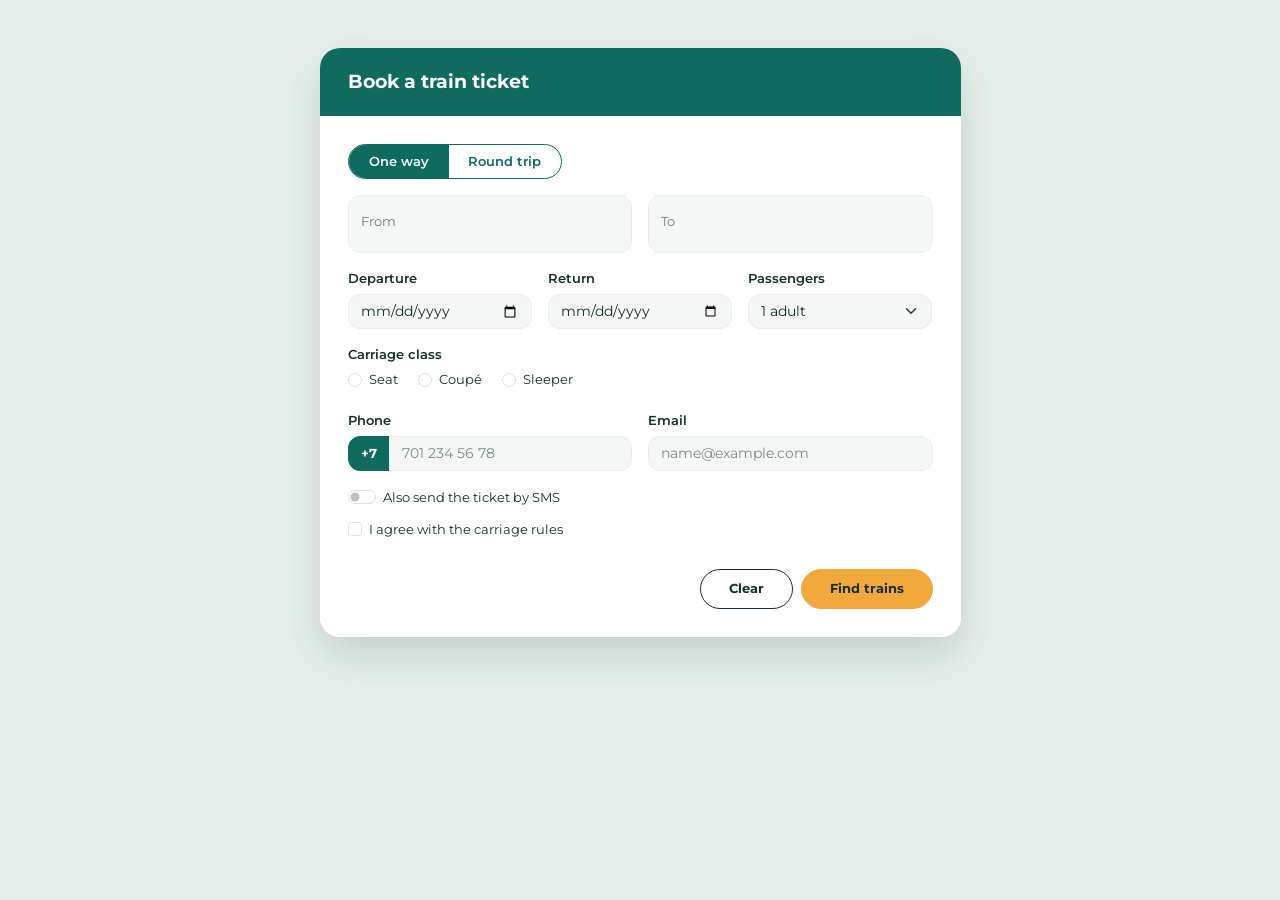
<file: task1/index.html>
<!doctype html>
<html lang="en">
<head>
  <meta charset="utf-8">
  <meta name="viewport" content="width=device-width, initial-scale=1">
  <title>Book a train ticket</title>
  <link rel="preconnect" href="https://fonts.googleapis.com">
  <link rel="preconnect" href="https://fonts.gstatic.com" crossorigin>
  <link href="https://fonts.googleapis.com/css2?family=Montserrat:wght@400;500;600;700&amp;display=swap" rel="stylesheet">
  <link href="https://cdn.jsdelivr.net/npm/bootstrap@5.3.3/dist/css/bootstrap.min.css" rel="stylesheet">
  <link href="style.css" rel="stylesheet">
</head>
<body>
  <main class="container py-4 py-lg-5">
    <div class="row justify-content-center">
      <div class="col-12 col-md-10 col-lg-8 col-xl-7">
        <section class="card ticket">
          <header class="ticket-header">
            <h1 class="h4 m-0">Book a train ticket</h1>
          </header>
          <form class="ticket-body" action="#" method="get">
            <div class="row g-3">
              <div class="col-12">
                <div class="trip-toggle btn-group" role="group" aria-label="Trip type">
                  <input type="radio" class="btn-check" name="trip" id="trip-oneway" value="oneway" checked>
                  <label class="btn" for="trip-oneway">One way</label>
                  <input type="radio" class="btn-check" name="trip" id="trip-round" value="round">
                  <label class="btn" for="trip-round">Round trip</label>
                </div>
              </div>
              <div class="col-12 col-md-6">
                <div class="form-floating">
                  <input type="text" class="form-control" id="from" name="from" placeholder="Astana" autocomplete="off" required>
                  <label for="from">From</label>
                </div>
              </div>
              <div class="col-12 col-md-6">
                <div class="form-floating">
                  <input type="text" class="form-control" id="to" name="to" placeholder="Almaty" autocomplete="off" required>
                  <label for="to">To</label>
                </div>
              </div>
              <div class="col-12 col-md-4">
                <label for="departure" class="form-label">Departure</label>
                <input type="date" class="form-control" id="departure" name="departure" required>
              </div>
              <div class="col-12 col-md-4">
                <label for="return" class="form-label">Return</label>
                <input type="date" class="form-control" id="return" name="return">
              </div>
              <div class="col-12 col-md-4">
                <label for="passengers" class="form-label">Passengers</label>
                <select class="form-select" id="passengers" name="passengers">
                  <option value="1" selected>1 adult</option>
                  <option value="2">2 adults</option>
                  <option value="3">3 adults</option>
                  <option value="4">4 adults</option>
                  <option value="5">5 adults</option>
                  <option value="6">6 adults</option>
                </select>
              </div>
              <fieldset class="col-12">
                <legend class="form-label">Carriage class</legend>
                <div class="form-check form-check-inline">
                  <input class="form-check-input" type="radio" name="carriage" id="class-seat" value="seat" required>
                  <label class="form-check-label" for="class-seat">Seat</label>
                </div>
                <div class="form-check form-check-inline">
                  <input class="form-check-input" type="radio" name="carriage" id="class-coupe" value="coupe" required>
                  <label class="form-check-label" for="class-coupe">Coupé</label>
                </div>
                <div class="form-check form-check-inline">
                  <input class="form-check-input" type="radio" name="carriage" id="class-sleeper" value="sleeper" required>
                  <label class="form-check-label" for="class-sleeper">Sleeper</label>
                </div>
              </fieldset>
              <div class="col-12 col-md-6">
                <label for="phone" class="form-label">Phone</label>
                <div class="input-group">
                  <span class="input-group-text prefix" id="phone-prefix">+7</span>
                  <input type="tel" class="form-control" id="phone" name="phone" placeholder="701 234 56 78"
                         inputmode="tel" autocomplete="tel" pattern="[0-9 ]{10,13}"
                         title="10 digits, for example 701 234 56 78" aria-describedby="phone-prefix" required>
                </div>
              </div>
              <div class="col-12 col-md-6">
                <label for="email" class="form-label">Email</label>
                <input type="email" class="form-control" id="email" name="email" placeholder="name@example.com" autocomplete="email" required>
              </div>
              <div class="col-12">
                <div class="form-check form-switch mb-2">
                  <input class="form-check-input" type="checkbox" role="switch" id="sms" name="sms" value="yes">
                  <label class="form-check-label" for="sms">Also send the ticket by SMS</label>
                </div>
                <div class="form-check">
                  <input class="form-check-input" type="checkbox" id="agree" name="agree" value="yes" required>
                  <label class="form-check-label" for="agree">I agree with the carriage rules</label>
                </div>
              </div>
              <div class="col-12">
                <div class="d-flex flex-column-reverse flex-md-row justify-content-md-end gap-2 pt-2">
                  <button type="reset" class="btn btn-clear">Clear</button>
                  <button type="submit" class="btn btn-find">Find trains</button>
                </div>
              </div>
            </div>
          </form>
        </section>
      </div>
    </div>
  </main>
</body>
</html>
</file>
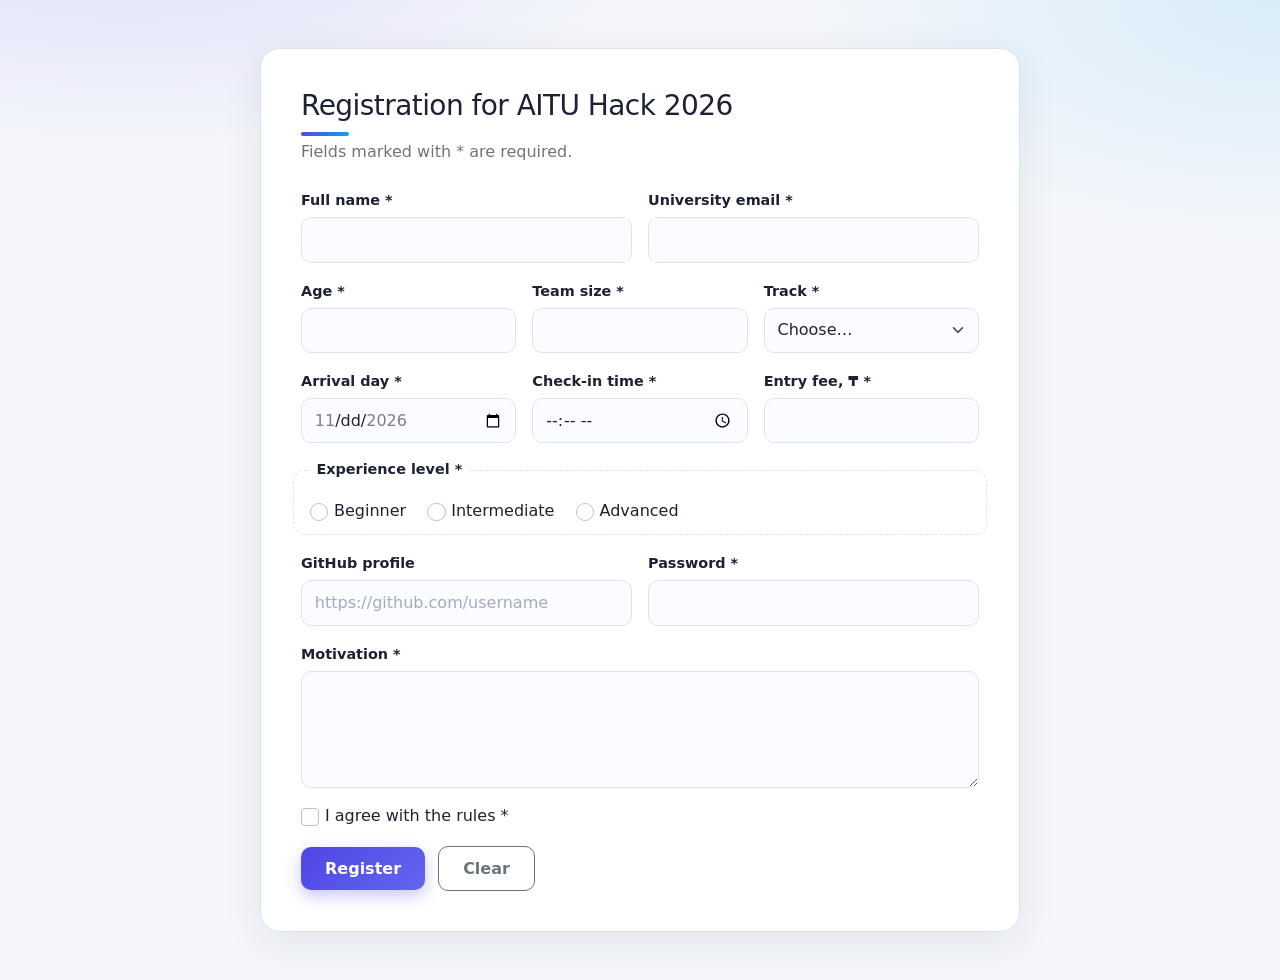
<file: task2/index.html>
<!doctype html>
<html lang="en">
<head>
  <meta charset="utf-8">
  <meta name="viewport" content="width=device-width, initial-scale=1">
  <title>AITU Hack 2026 registration</title>
  <link href="https://cdn.jsdelivr.net/npm/bootstrap@5.3.3/dist/css/bootstrap.min.css" rel="stylesheet">
  <link href="style.css" rel="stylesheet">
</head>
<body>
  <main class="container py-4 py-lg-5">
    <div class="row justify-content-center">
      <div class="col-12 col-lg-10 col-xl-8">
        <h1 class="h3 mb-1">Registration for AITU Hack 2026</h1>
        <p class="text-secondary mb-4">Fields marked with * are required.</p>

        <form class="row g-3" action="#" method="get">

          <div class="col-12 col-md-6">
            <label for="fullname" class="form-label">Full name *</label>
            <input type="text" class="form-control" id="fullname" name="fullname" minlength="2" maxlength="40" autocomplete="name" required>
            <div class="invalid-feedback">Enter 2 to 40 characters.</div>
          </div>

          <div class="col-12 col-md-6">
            <label for="email" class="form-label">University email *</label>
            <input type="email" class="form-control" id="email" name="email" autocomplete="email" required>
            <div class="invalid-feedback">Enter a valid email address, for example name@astanait.edu.kz.</div>
          </div>

          <div class="col-12 col-md-4">
            <label for="age" class="form-label">Age *</label>
            <input type="number" class="form-control" id="age" name="age" min="16" max="30" step="1" required>
            <div class="invalid-feedback">Enter a whole number from 16 to 30.</div>
          </div>

          <div class="col-12 col-md-4">
            <label for="team" class="form-label">Team size *</label>
            <input type="number" class="form-control" id="team" name="team" min="1" max="4" step="1" required>
            <div class="invalid-feedback">Enter a whole number from 1 to 4.</div>
          </div>

          <div class="col-12 col-md-4">
            <label for="track" class="form-label">Track *</label>
            <select class="form-select" id="track" name="track" required>
              <option value="" selected>Choose…</option>
              <option value="web">Web</option>
              <option value="mobile">Mobile</option>
              <option value="ai">AI</option>
              <option value="gamedev">GameDev</option>
            </select>
            <div class="invalid-feedback">Choose one of the tracks.</div>
          </div>

          <div class="col-12 col-md-4">
            <label for="arrival" class="form-label">Arrival day *</label>
            <input type="date" class="form-control" id="arrival" name="arrival" min="2026-11-20" max="2026-11-22" required>
            <div class="invalid-feedback">Pick a day from 20 to 22 November 2026.</div>
          </div>

          <div class="col-12 col-md-4">
            <label for="checkin" class="form-label">Check-in time *</label>
            <!-- step is in seconds: 1800 s = 30 min, counted from min (09:00) -->
            <input type="time" class="form-control" id="checkin" name="checkin" min="09:00" max="18:00" step="1800" required>
            <div class="invalid-feedback">Pick a time from 09:00 to 18:00, every 30 minutes.</div>
          </div>

          <div class="col-12 col-md-4">
            <label for="fee" class="form-label">Entry fee, ₸ *</label>
            <input type="number" class="form-control" id="fee" name="fee" min="0" max="5000" step="500" required>
            <div class="invalid-feedback">Enter 0 to 5000 in steps of 500.</div>
          </div>

          <fieldset class="col-12 field">
            <legend class="form-label">Experience level *</legend>
            <div class="form-check form-check-inline">
              <input class="form-check-input" type="radio" name="level" id="lvl-beginner" value="beginner" required>
              <label class="form-check-label" for="lvl-beginner">Beginner</label>
            </div>
            <div class="form-check form-check-inline">
              <input class="form-check-input" type="radio" name="level" id="lvl-middle" value="intermediate" required>
              <label class="form-check-label" for="lvl-middle">Intermediate</label>
            </div>
            <div class="form-check form-check-inline">
              <input class="form-check-input" type="radio" name="level" id="lvl-advanced" value="advanced" required>
              <label class="form-check-label" for="lvl-advanced">Advanced</label>
            </div>
            <div class="invalid-feedback">Choose your experience level.</div>
          </fieldset>

          <div class="col-12 col-md-6">
            <label for="github" class="form-label">GitHub profile</label>
            <input type="url" class="form-control" id="github" name="github" placeholder="https://github.com/username" autocomplete="url">
            <div class="invalid-feedback">Enter a full link that starts with https://</div>
          </div>

          <div class="col-12 col-md-6">
            <label for="password" class="form-label">Password *</label>
            <input type="password" class="form-control" id="password" name="password" minlength="8" maxlength="20" autocomplete="new-password" required>
            <div class="invalid-feedback">Use 8 to 20 characters.</div>
          </div>

          <div class="col-12">
            <label for="motivation" class="form-label">Motivation *</label>
            <textarea class="form-control" id="motivation" name="motivation" rows="4" minlength="50" maxlength="300" required></textarea>
            <div class="invalid-feedback">Write 50 to 300 characters.</div>
          </div>

          <div class="col-12 field">
            <div class="form-check">
              <input class="form-check-input" type="checkbox" id="rules" name="rules" value="yes" required>
              <label class="form-check-label" for="rules">I agree with the rules *</label>
              <div class="invalid-feedback">You must accept the rules to register.</div>
            </div>
          </div>

          <div class="col-12">
            <button type="submit" class="btn btn-primary px-4">Register</button>
            <button type="reset" class="btn btn-outline-secondary px-4 ms-2">Clear</button>
          </div>

        </form>
      </div>
    </div>
  </main>
</body>
</html>
</file>
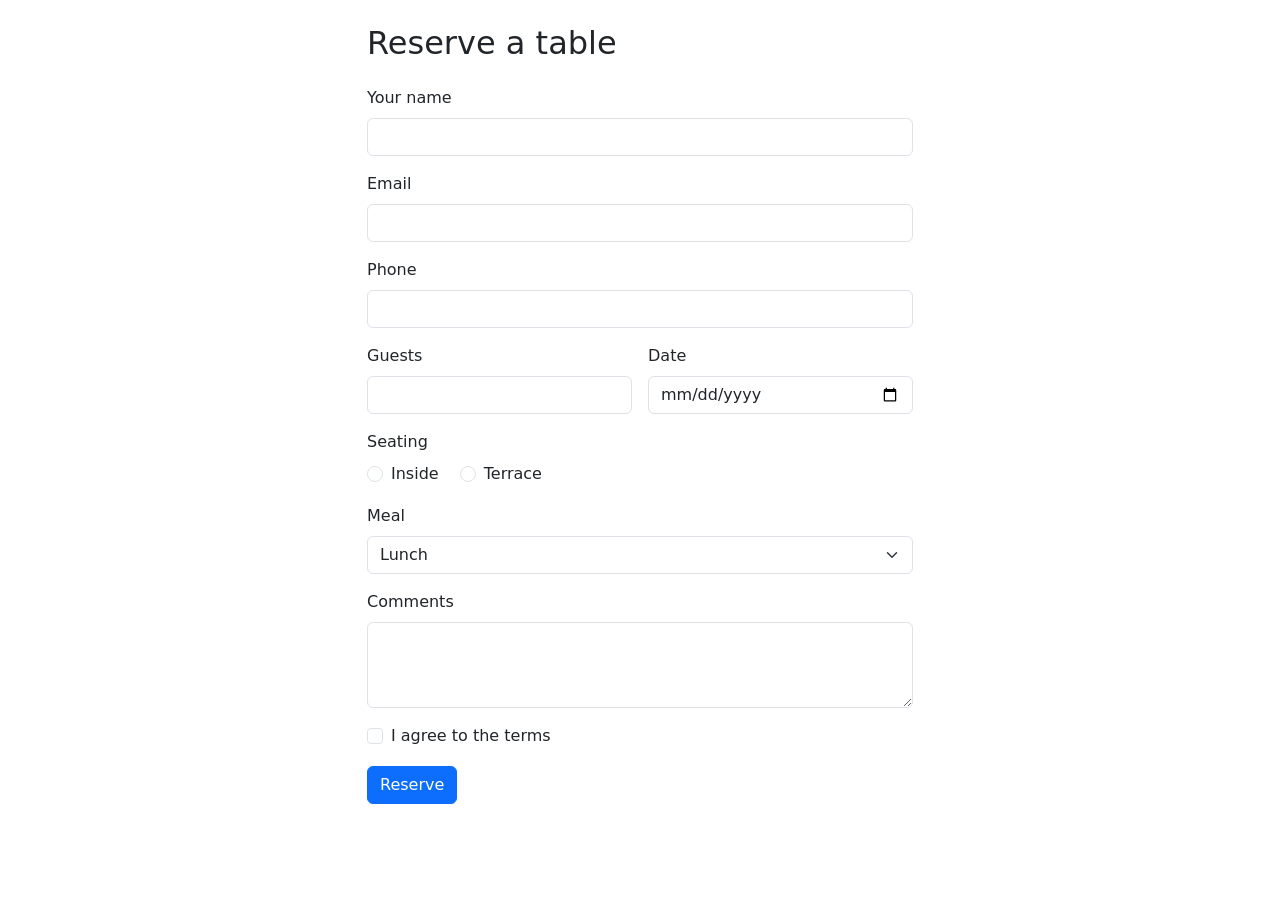
<file: task3/index.html>
<!doctype html>
<html lang="en">
<head>
  <meta charset="utf-8">
  <meta name="viewport" content="width=device-width, initial-scale=1">
  <title>Reserve a table</title>
  <link href="https://cdn.jsdelivr.net/npm/bootstrap@5.3.3/dist/css/bootstrap.min.css" rel="stylesheet">
</head>
<body>
  <main class="container py-4">
    <div class="row justify-content-center">
      <div class="col-12 col-md-8 col-lg-6">
        <h1 class="h2 mb-4">Reserve a table</h1>

        <form class="row g-3" action="#" method="post">

          <div class="col-12">
            <label for="name" class="form-label">Your name</label>
            <input type="text" class="form-control" id="name" name="name" autocomplete="name" required>
          </div>

          <div class="col-12">
            <label for="email" class="form-label">Email</label>
            <input type="email" class="form-control" id="email" name="email" autocomplete="email" required>
          </div>

          <div class="col-12">
            <label for="phone" class="form-label">Phone</label>
            <input type="tel" class="form-control" id="phone" name="phone" autocomplete="tel" inputmode="tel" required>
          </div>

          <div class="col-12 col-sm-6">
            <label for="guests" class="form-label">Guests</label>
            <input type="number" class="form-control" id="guests" name="guests" min="1" max="20" step="1" inputmode="numeric" required>
          </div>

          <div class="col-12 col-sm-6">
            <label for="date" class="form-label">Date</label>
            <input type="date" class="form-control" id="date" name="date" required>
          </div>

          <fieldset class="col-12">
            <legend class="form-label fs-6">Seating</legend>
            <div class="form-check form-check-inline">
              <input class="form-check-input" type="radio" name="seating" id="seating-inside" value="inside" required>
              <label class="form-check-label" for="seating-inside">Inside</label>
            </div>
            <div class="form-check form-check-inline">
              <input class="form-check-input" type="radio" name="seating" id="seating-terrace" value="terrace" required>
              <label class="form-check-label" for="seating-terrace">Terrace</label>
            </div>
          </fieldset>

          <div class="col-12">
            <label for="meal" class="form-label">Meal</label>
            <select class="form-select" id="meal" name="meal">
              <option value="lunch">Lunch</option>
              <option value="dinner">Dinner</option>
            </select>
          </div>

          <div class="col-12">
            <label for="comments" class="form-label">Comments</label>
            <textarea class="form-control" id="comments" name="comments" rows="3"></textarea>
          </div>

          <div class="col-12">
            <div class="form-check">
              <input class="form-check-input" type="checkbox" id="terms" name="terms" value="yes" required>
              <label class="form-check-label" for="terms">I agree to the terms</label>
            </div>
          </div>

          <div class="col-12">
            <button type="submit" class="btn btn-primary">Reserve</button>
          </div>

        </form>
      </div>
    </div>
  </main>
</body>
</html>
</file>
<file: task1/style.css>
:root {
  --green: #0F6B5F;
  --amber: #F2A93B;
  --ink: #16302B;
  --field: #F4F7F5;
  --line: #E6EFEC;
  --bs-body-font-family: "Montserrat", system-ui, sans-serif;
  --bs-body-color: var(--ink);
  --bs-body-font-size: 0.875rem;
}

body {
  font-family: var(--bs-body-font-family);
  background: var(--line);
  color: var(--ink);
}

.ticket {
  border: 0;
  border-radius: 1.25rem;
  overflow: hidden;
  box-shadow: 0 18px 40px rgba(22, 48, 43, 0.16);
}
.ticket-header {
  background: var(--green);
  color: #fff;
  padding: 1.4rem 1.75rem;
}
.ticket-header h1 {
  font-weight: 700;
  font-size: 1.2rem;
}
.ticket-body {
  padding: 1.75rem;
  background: #fff;
}
.form-control,
.form-select {
  background-color: var(--field);
  border: 1px solid var(--line);
  border-radius: 0.75rem;
  color: var(--ink);
  font-size: 0.85rem;
}
.form-control::placeholder {
  color: #7a8f8a;
}
.form-control:focus,
.form-select:focus {
  background-color: #fff;
  border-color: var(--green);
  box-shadow: 0 0 0 0.2rem rgba(15, 107, 95, 0.18);
}
.form-floating > label {
  color: #6b7f7a;
  font-size: 0.8rem;
}
.form-label,
legend.form-label {
  display: block;
  float: none;
  width: auto;
  font-size: 0.8rem;
  font-weight: 600;
  margin-bottom: 0.35rem;
}

.form-check-input:checked {
  background-color: var(--green);
  border-color: var(--green);
}
.form-check-input:focus {
  border-color: var(--green);
  box-shadow: 0 0 0 0.2rem rgba(15, 107, 95, 0.2);
}
.form-check-label {
  font-size: 0.8rem;
}

.trip-toggle {
  border: 1px solid var(--green);
  border-radius: 999px;
  overflow: hidden;
  background: #fff;
}
.trip-toggle .btn {
  border: 0;
  border-radius: 0;
  color: var(--green);
  font-size: 0.8rem;
  font-weight: 600;
  padding: 0.45rem 1.25rem;
}
.trip-toggle .btn-check:checked + .btn {
  background: var(--green);
  color: #fff;
}
.trip-toggle .btn-check:focus-visible + .btn {
  outline: 3px solid var(--amber);
  outline-offset: -3px;
}


.prefix {
  background: var(--green);
  border: 1px solid var(--green);
  border-radius: 0.75rem 0 0 0.75rem;
  color: #fff;
  font-size: 0.8rem;
  font-weight: 700;
}
.input-group > .form-control {
  border-radius: 0 0.75rem 0.75rem 0;
}
.btn-find,
.btn-clear {
  border-radius: 999px;
  font-size: 0.8rem;
  font-weight: 700;
  padding: 0.6rem 1.75rem;
}
.btn-find {
  background: var(--amber);
  border: 1px solid var(--amber);
  color: var(--ink);
}
.btn-find:hover,
.btn-find:focus-visible {
  background: #e49a2a;
  border-color: #e49a2a;
  color: var(--ink);
}
.btn-clear {
  background: #fff;
  border: 1px solid var(--ink);
  color: var(--ink);
}
.btn-clear:hover,
.btn-clear:focus-visible {
  background: var(--line);
  color: var(--ink);
}
.btn:focus-visible {
  box-shadow: 0 0 0 0.2rem rgba(15, 107, 95, 0.3);
}

@media (max-width: 575.98px) {
  .ticket-body { padding: 1.25rem; }
  .ticket-header { padding: 1.1rem 1.25rem; }
}
</file>
<file: task2/style.css>
:root {
  --bg: #f4f6fb;
  --card: #ffffff;
  --text: #1c2233;
  --muted: #6b7489;
  --primary: #4f46e5;
  --primary-dark: #4338ca;
  --border: #dfe3ee;
  --radius: 14px;
}

body {
  background:
    radial-gradient(900px 400px at 10% -10%, rgba(79, 70, 229, 0.14), transparent 60%),
    radial-gradient(800px 400px at 100% 0%, rgba(14, 165, 233, 0.12), transparent 60%),
    var(--bg);
  background-attachment: fixed;
  color: var(--text);
  font-family: "Inter", system-ui, -apple-system, "Segoe UI", Roboto, sans-serif;
  min-height: 100vh;
}


main .col-12.col-lg-10 {
  background: var(--card);
  border: 1px solid var(--border);
  border-radius: 20px;
  padding: 2rem 1.25rem;
  box-shadow: 0 10px 40px rgba(28, 34, 51, 0.08);
}

@media (min-width: 768px) {
  main .col-12.col-lg-10 {
    padding: 2.5rem 2.5rem;
  }
}

h1 {
  font-weight: 700;
  letter-spacing: -0.02em;
}

h1::after {
  content: "";
  display: block;
  width: 48px;
  height: 4px;
  margin-top: 0.6rem;
  border-radius: 4px;
  background: linear-gradient(90deg, var(--primary), #0ea5e9);
}


.form-label {
  font-weight: 600;
  font-size: 0.9rem;
  margin-bottom: 0.35rem;
}

.form-control,
.form-select {
  border-radius: 10px;
  border: 1.5px solid var(--border);
  padding: 0.6rem 0.8rem;
  background-color: #fbfcff;
  transition: border-color 0.15s, box-shadow 0.15s, background-color 0.15s;
}

.form-control:hover,
.form-select:hover {
  border-color: #c3c9db;
}

.form-control:focus,
.form-select:focus {
  background-color: #fff;
  border-color: var(--primary);
  box-shadow: 0 0 0 0.25rem rgba(79, 70, 229, 0.18);
}

.form-control::placeholder {
  color: #a3abbd;
}

textarea.form-control {
  resize: vertical;
}

.invalid-feedback {
  font-size: 0.82rem;
  margin-top: 0.3rem;
}

.form-control:user-invalid,
.form-select:user-invalid {
  border-color: #dc3545;
}
.form-control:user-invalid:focus,
.form-select:user-invalid:focus {
  box-shadow: 0 0 0 0.25rem rgba(220, 53, 69, 0.25);
}
.form-control:user-valid,
.form-select:user-valid {
  border-color: #198754;
}
.form-control:user-valid:focus,
.form-select:user-valid:focus {
  box-shadow: 0 0 0 0.25rem rgba(25, 135, 84, 0.2);
}

.form-control:user-invalid ~ .invalid-feedback,
.form-select:user-invalid ~ .invalid-feedback {
  display: block;
}

.field:has(.form-check-input:user-invalid) .invalid-feedback {
  display: block;
}
.form-check-input:user-invalid {
  border-color: #dc3545;
}
.form-check-input:user-invalid ~ .form-check-label {
  color: #dc3545;
}


legend.form-label {
  float: none;
  width: auto;
}

fieldset.field {
  border: 1.5px dashed var(--border);
  border-radius: 12px;
  padding: 0.9rem 1rem 0.6rem;
  margin-top: 1rem;
}

fieldset.field legend.form-label {
  padding: 0 0.4rem;
  margin-bottom: 0.2rem;
}

.form-check-input {
  width: 1.15em;
  height: 1.15em;
  border: 1.5px solid #b8c0d4;
  cursor: pointer;
}

.form-check-input:checked {
  background-color: var(--primary);
  border-color: var(--primary);
}

.form-check-input:focus {
  box-shadow: 0 0 0 0.25rem rgba(79, 70, 229, 0.18);
  border-color: var(--primary);
}

.form-check-label {
  cursor: pointer;
}


.btn {
  border-radius: 10px;
  font-weight: 600;
  padding-top: 0.6rem;
  padding-bottom: 0.6rem;
  transition: transform 0.12s, box-shadow 0.15s, background-color 0.15s;
}

.btn-primary {
  background: linear-gradient(135deg, var(--primary), #6366f1);
  border: none;
  box-shadow: 0 6px 16px rgba(79, 70, 229, 0.3);
}

.btn-primary:hover,
.btn-primary:focus {
  background: linear-gradient(135deg, var(--primary-dark), var(--primary));
  transform: translateY(-1px);
  box-shadow: 0 8px 20px rgba(79, 70, 229, 0.38);
}

.btn-primary:active {
  transform: translateY(0);
}

.btn-outline-secondary {
  border-width: 1.5px;
}

@media (max-width: 575.98px) {
  .btn {
    width: 100%;
  }
  .btn.ms-2 {
    margin-left: 0 !important;
    margin-top: 0.5rem;
  }
}
</file>
